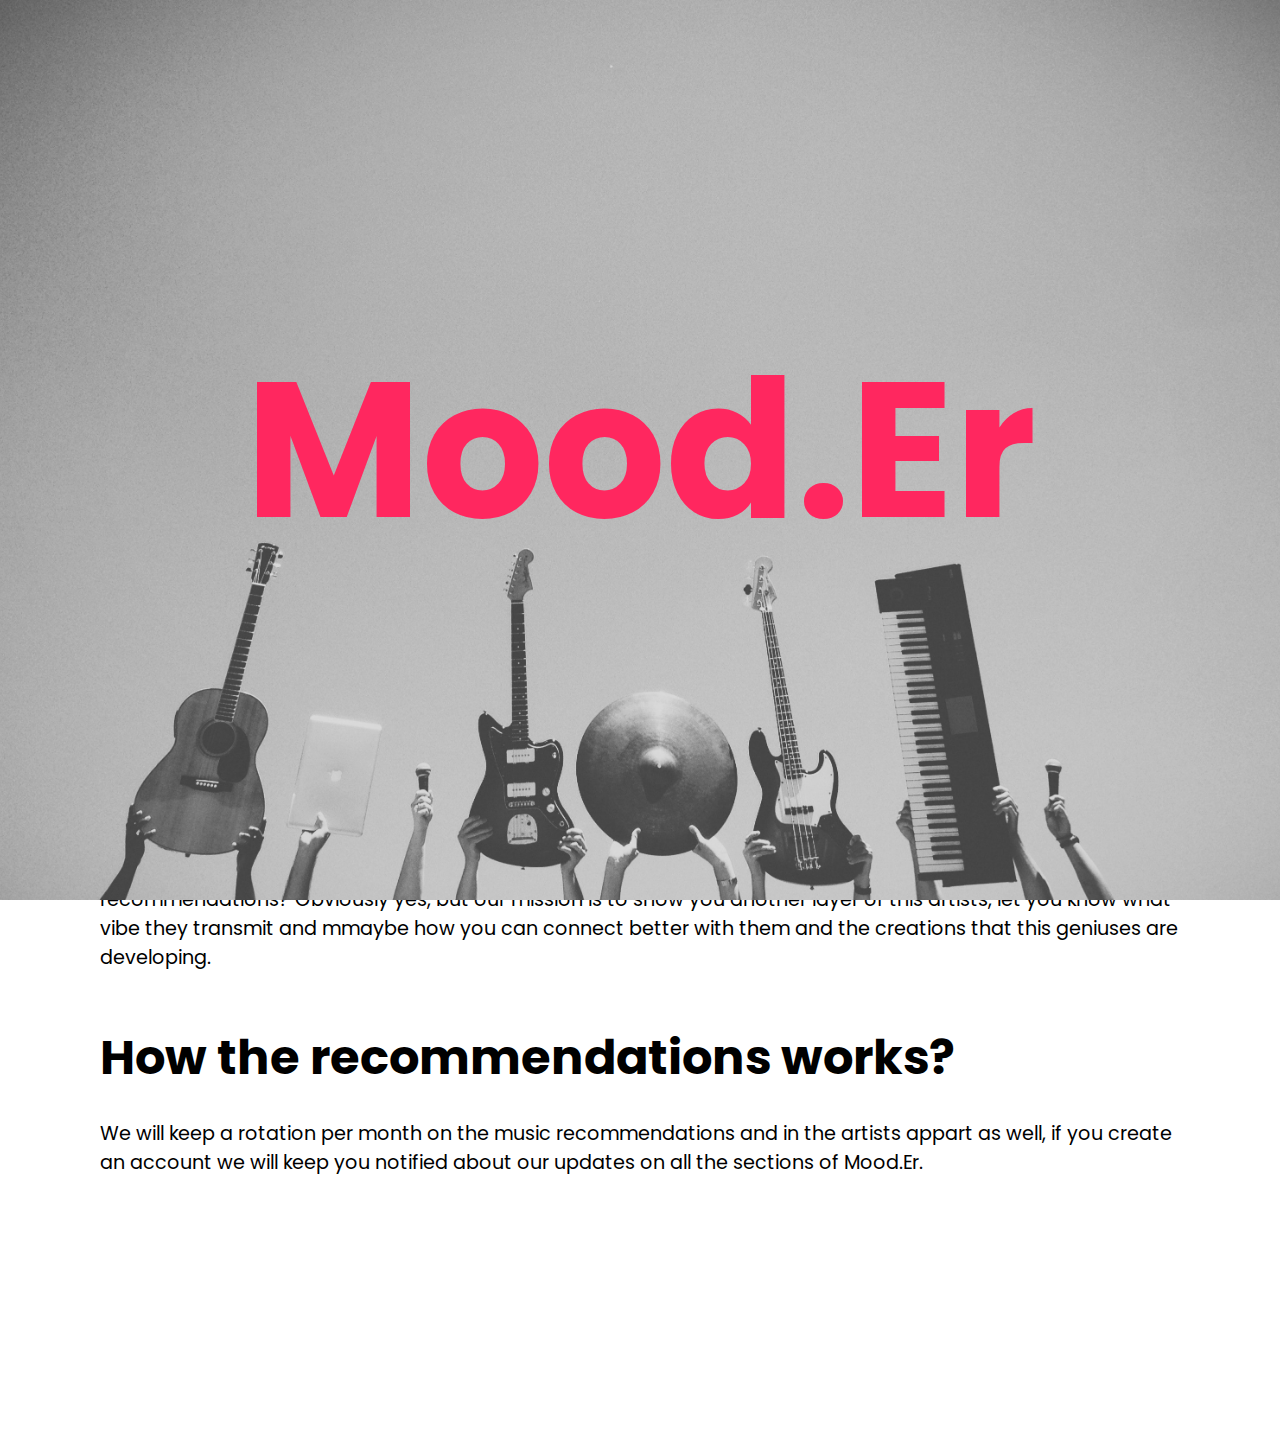
<file: index.html>
<!DOCTYPE html>
<html lang="en">

<head>
    <meta charset="UTF-8">
    <meta http-equiv="X-UA-Compatible" content="IE=edge">
    <meta name="viewport" content="width=device-width, initial-scale=1.0">
    <link rel="stylesheet" href="./css/landingnocap.css">
    <title>Mood.Er</title>
</head>

<body>
    <header>
        <img src="./images/pexels-snapwire-6966.jpg" alt="" class="banner">
        <a href="" class="logo">Mood.Er</a>
        <div class="toggle"></div>
        <nav>
            <ul>
                <li>
                    <a href="./reco.html">Mood.Er´s Recommendation</a>
                </li>
                <li>
                    <a href="./artists.html">Artists</a>
                </li>
                <li>
                    <a href="./sign.html">Sign Up</a>
                </li>
                <li>
                    <a href="./contact.html">Contact Us</a>
                </li>
            </ul>
        </nav>
    </header>
    <!--contenido-->
    <section>
        <h2>For who is Mood.Er?</h2>
        <p>If you love music and also find new things, you should keep the scrolling, we will surely give a new wave to your playlists or maybe we will introduce you to your new favorite artist or favorite group. You can start by creating an account and
            so we will know that you exist haha ​​(not kidding) go do it at the top right corner.</p><br><br>
        <h2>What you will find here?</h2><br>
        <p>We are mainly a page to increase your knowledge about the music. We will give you some songs recommendations? Obviously yes, but our mission is to show you another layer of this artists, let you know what vibe they transmit and mmaybe how you
            can connect better with them and the creations that this geniuses are developing.</p><br><br>
        <h2>How the recommendations works?</h2><br>
        <p>We will keep a rotation per month on the music recommendations and in the artists appart as well, if you create an account we will keep you notified about our updates on all the sections of Mood.Er.</p>
    </section>
    <!--contenido-->
    <script>
        window.addEventListener("scroll", function() {
            const header = document.querySelector('header');
            header.classList.toggle('sticky', window.scrollY > 0);
        });
        const navigation = document.querySelector('nav');
        document.querySelector('.toggle').onclick = function() {
            this.classList.toggle('active');
            navigation.classList.toggle('active');
        }
    </script>
</body>

</html>
</file>
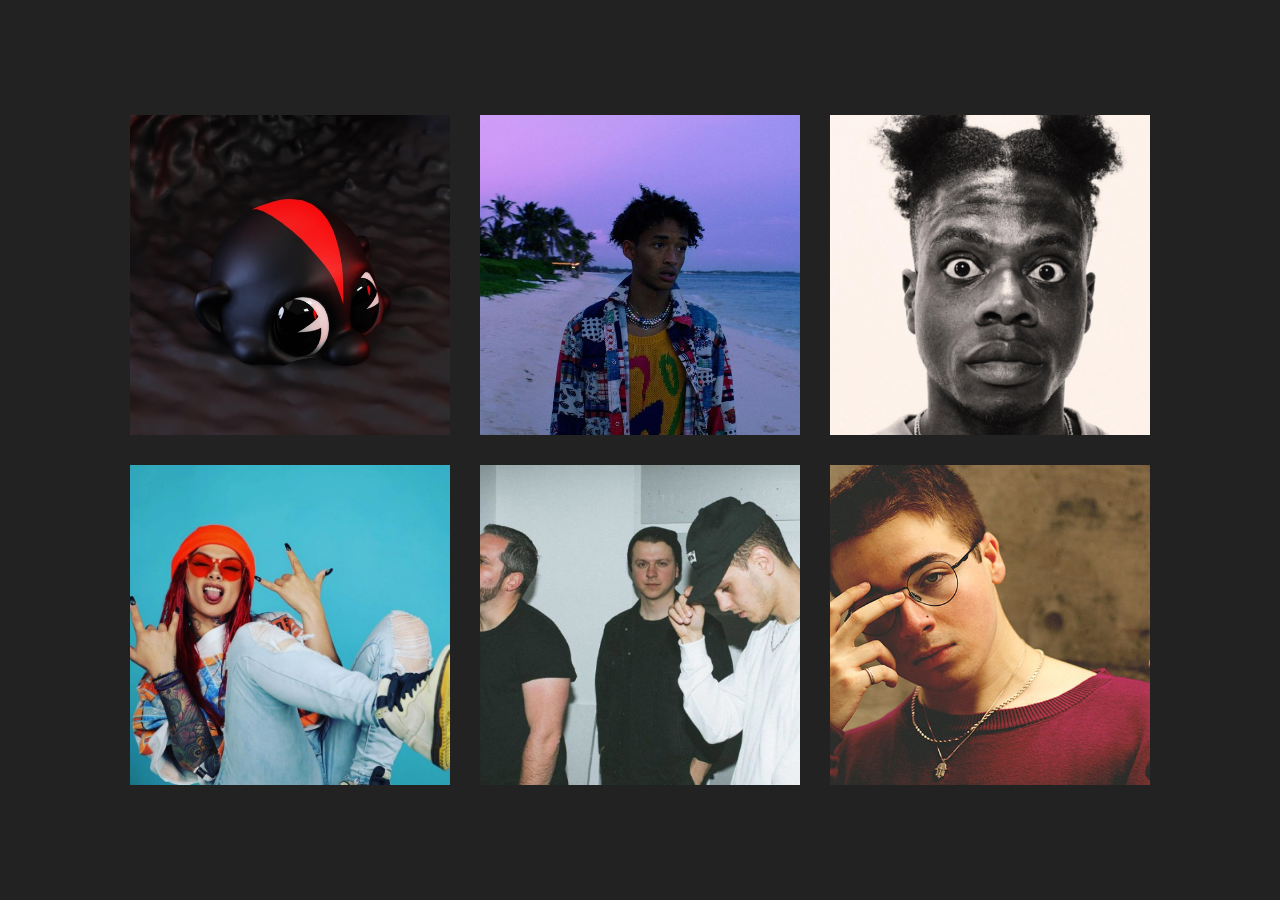
<file: artists.html>
<!DOCTYPE html>
<html lang="en">

<head>
    <meta charset="UTF-8">
    <meta http-equiv="X-UA-Compatible" content="IE=edge">
    <meta name="viewport" content="width=device-width, initial-scale=1.0">
    <title>Artists</title>
    <link rel="stylesheet" href="./css/artists.css">
</head>

<body>
    <div class="container">
        <div class="card">
            <div class="imgBx">
                <img src="./images/darkie.jpg" alt="Lil Darkie">
            </div>
            <div class="contentBx">
                <div class="content">
                    <h3>Lil Darkie</h3>
                    <p>
                        Lil darkie is a peculiar and controversial rapper so if you are somewhat sensitive we do not recommend it for you, we also warn you that his wild and loud style is somewhat addictive so if you decide to go listen to him it is under your own responsibility.</p>
                </div>
            </div>
        </div>
        <div class="card">
            <div class="imgBx">
                <img src="./images/jadenchill.jpg" alt="Jaden Smith">
            </div>
            <div class="contentBx">
                <div class="content">
                    <h3>Jaden</h3>
                    <p>
                        Did you know that the son of the super famous actor Will Smith sings? Did you know that the developer of this page would bet a lot of money that he sings very well? If you want to know if I won the bet you should go listen to one of his first-rate rap
                        albums
                    </p>
                </div>
            </div>
        </div>
        <div class="card">
            <div class="imgBx">
                <img src="./images/tobi.jpg" alt="Tobi Lou">
            </div>
            <div class="contentBx">
                <div class="content">
                    <h3>Tobi Lou</h3>
                    <p>Calm and chill vibes, a person who transmits warmth through his music although it may have flashes of different flavors. I bet you haven't heard of Tobi, but when you do, you'll be doing your Playlist a favor.</p>
                </div>
            </div>
        </div>
        <div class="card">
            <div class="imgBx">
                <img src="./images/snow.jpg" alt="Snow tha product">
            </div>
            <div class="contentBx">
                <div class="content">
                    <h3>Snow tha product</h3>
                    <p>This great rapper had an incredible boom recently, this Michocán rapper will be going smoothly threw english and spanish on his first-class lyrics. I have to Snow on loop right now on my Spotify btw.</p>
                </div>
            </div>
        </div>
        <div class="card">
            <div class="imgBx">
                <img src="./images/Landmvrks.jpg" alt="Landmvrks">
            </div>
            <div class="contentBx">
                <div class="content">
                    <h3>Landmvrks</h3>
                    <p>Pure hard rock & metal overhere, an agressive style and melodies if you enjoy the 2000´s music. This guys will give your ears a moment of pleasure (Kinda weird i know but is pretty accurate my description)</p>
                </div>
            </div>
        </div>
        <div class="card">
            <div class="imgBx">
                <img src="./images/Verzache.jpg" alt="Verzache">
            </div>
            <div class="contentBx">
                <div class="content">
                    <h3>Verzache</h3>
                    <p>Zach Farache, best known as Verzache is perfect when you´re in that lowkey depressed mood Verzache will give you that little push to let your tears go. He have some beautifuls songs, for real... They´re beautiful</p>
                </div>
            </div>
        </div>
    </div>
</body>

</html>
</file>
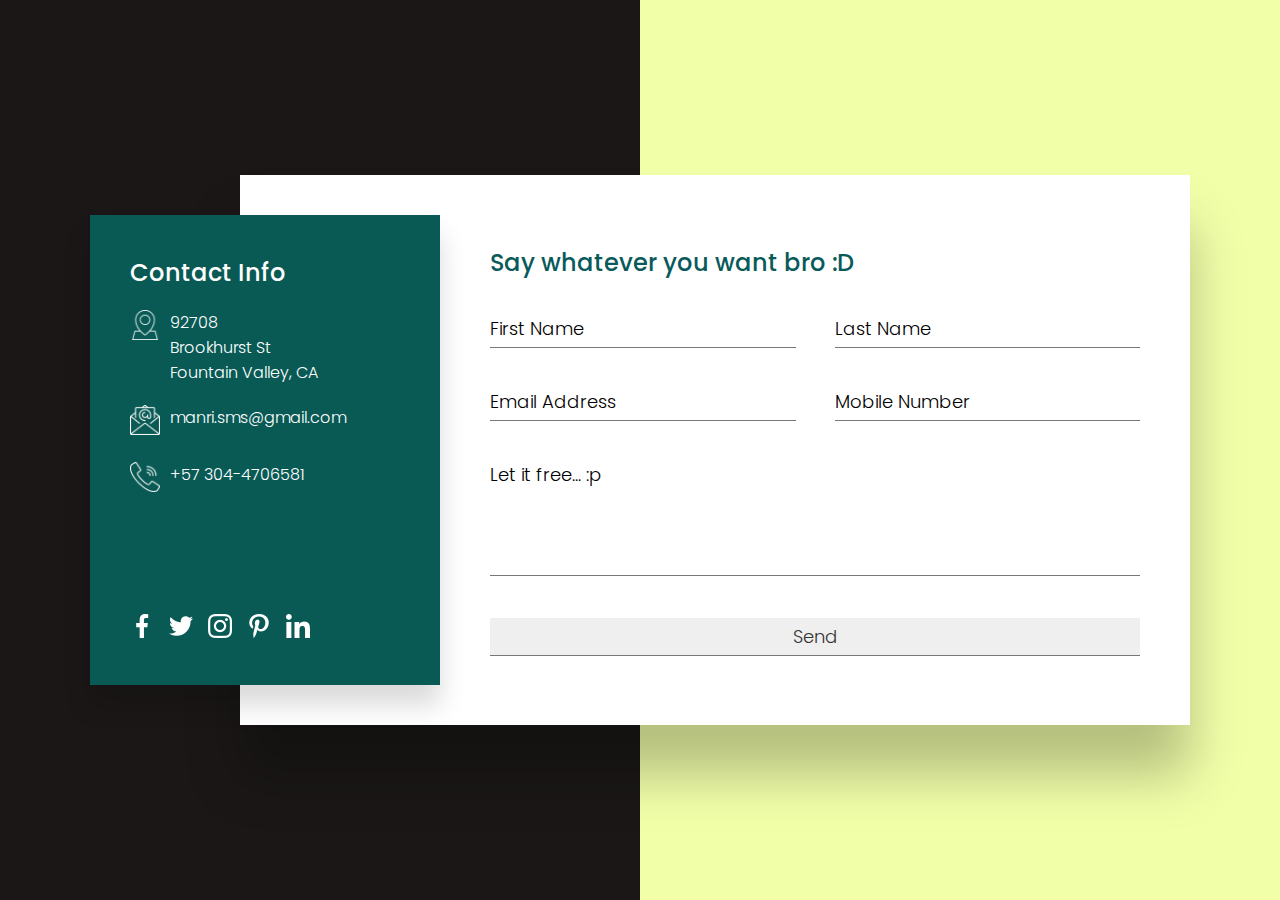
<file: contact.html>
<!DOCTYPE html>
<html lang="en">

<head>
    <meta charset="UTF-8">
    <meta http-equiv="X-UA-Compatible" content="IE=edge">
    <meta name="viewport" content="width=device-width, initial-scale=1.0">
    <title>Contact</title>
    <link rel="stylesheet" href="./css/contact.css">
</head>

<body>
    <section>
        <div class="container">
            <div class="contactInfo">
                <div>
                    <h2>Contact Info</h2>
                    <ul class="info">
                        <li>
                            <span><img src="./images/location.png" alt=""></span>
                            <span>92708<br>
                                Brookhurst St<br>
                                Fountain Valley, CA</span>
                        </li>
                        <li>
                            <span><img src="./images/mail.png" alt=""></span>
                            <span>manri.sms@gmail.com</span>
                        </li>
                        <li>
                            <span><img src="./images/call.png" alt=""></span>
                            <span>+57 304-4706581</span>
                        </li>
                    </ul>
                </div>
                <ul class="sci">
                    <li>
                        <a href="#"><img src="./images/face.png" alt=""></a>
                    </li>
                    <li>
                        <a href="#"><img src="./images/2 (1).png" alt=""></a>
                    </li>
                    <li>
                        <a href="#"><img src="./images/3.png" alt=""></a>
                    </li>
                    <li>
                        <a href="#"><img src="./images/4.png" alt=""></a>
                    </li>
                    <li>
                        <a href="#"><img src="./images/5.png" alt=""></a>
                    </li>
                </ul>
            </div>
            <div class="contactForm">
                <h2>Say whatever you want bro :D</h2>
                <div class="formBox">
                    <div class="inputBox w50">
                        <input type="text" required>
                        <span>First Name</span>
                    </div>
                    <div class="inputBox w50">
                        <input type="text" required>
                        <span>Last Name</span>
                    </div>
                    <div class="inputBox w50">
                        <input type="text" required>
                        <span>Email Address</span>
                    </div>
                    <div class="inputBox w50">
                        <input type="text" required>
                        <span>Mobile Number</span>
                    </div>
                    <div class="inputBox w100">
                        <textarea required></textarea>
                        <span>Let it free... :p</span>
                    </div>
                    <div class="inputBox w100">
                        <input type="submit" value="Send">
                    </div>
                </div>
            </div>
        </div>
    </section>

</body>

</html>
</file>
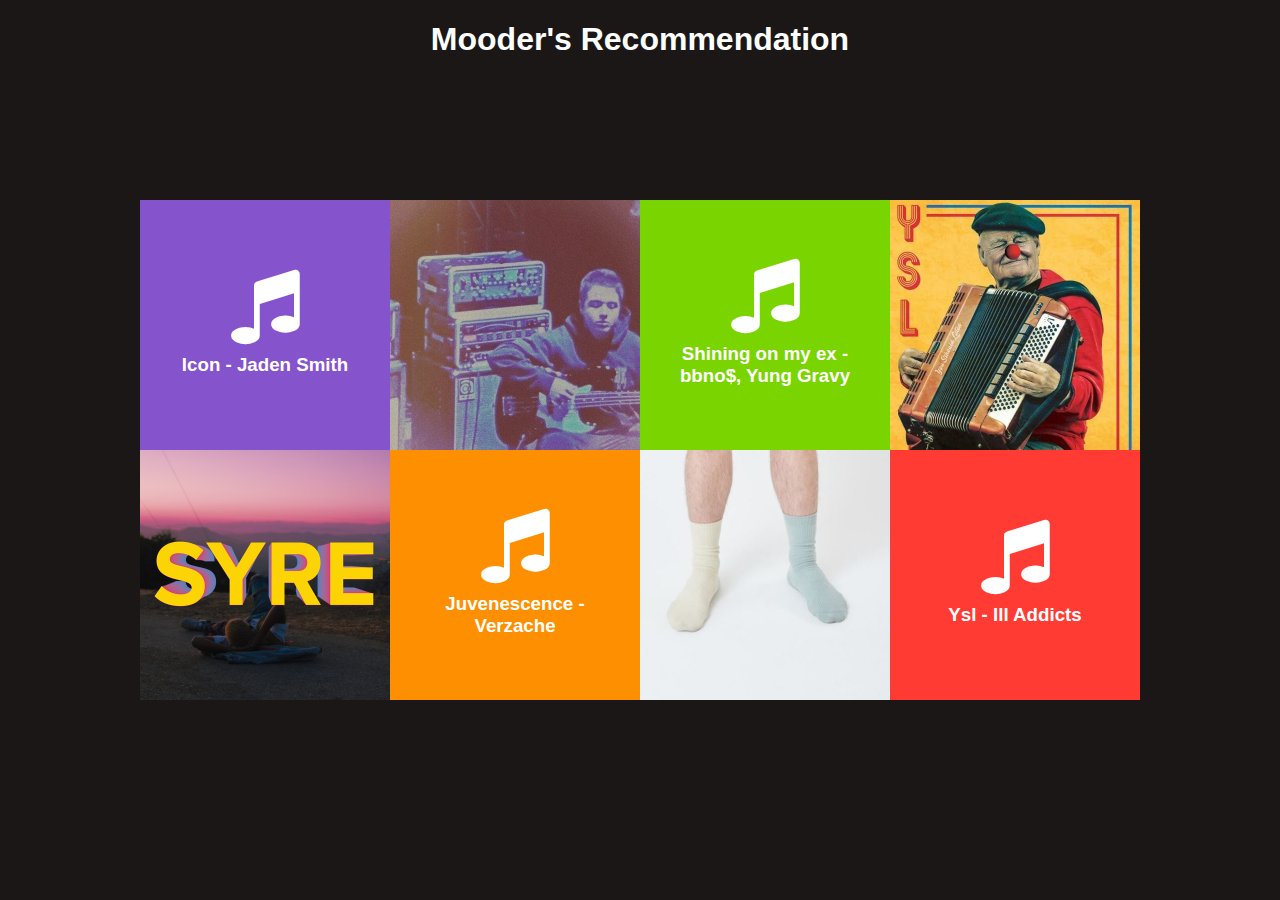
<file: reco.html>
<!DOCTYPE html>
<html>

<head>
    <title>Mood.Er´s Recommendation</title>
    <meta name="viewport" content="width=device-width, initial-scale=1.0">
    <meta name="description" content="Music recommendations for those how are looking for something new and cool">
    <meta name="keywords" content="Music, recommendations, new talents, playlist, trending.">
    <link rel="stylesheet" type="text/css" href="./css/reco.css">
    <link rel="stylesheet" href="https://stackpath.bootstrapcdn.com/font-awesome/4.7.0/css/font-awesome.min.css" integrity="sha384-wvfXpqpZZVQGK6TAh5PVlGOfQNHSoD2xbE+QkPxCAFlNEevoEH3Sl0sibVcOQVnN" crossorigin="anonymous">
</head>

<body>
    <h1> Mooder's Recommendation</h1>
    <div class="container">
        <div class="box">
            <div class="thumb">
                <img src="./images/jaden2.jpg" alt="Icon album´s photo">
            </div>
            <div class="details">
                <div class="content">
                    <i class="fa fa-music"></i>
                    <h3>Icon - Jaden Smith</h3>
                    <a href="https://www.youtube.com/watch?v=cmc8q2dcIMs">Play the Song</a>
                </div>
            </div>
        </div>
        <div class="box">
            <div class="thumb">
                <img src="./images/juve.jpg" alt="Juvenescence album´s photo">
            </div>
            <div class="details">
                <div class="content">
                    <i class="fa fa-music"></i>
                    <h3>Juvenescence - Verzache</h3>
                    <a href="https://www.youtube.com/watch?v=OWafFjiRSkE">Play the Song</a>
                </div>
            </div>
        </div>
        <div class="box">
            <div class="thumb">
                <img src="./images/shining.jpg" alt="shining on my ex album´s photo">
            </div>
            <div class="details">
                <div class="content">
                    <i class="fa fa-music"></i>
                    <h3>Shining on my ex - bbno$, Yung Gravy</h3>
                    <a href="https://www.youtube.com/watch?v=wTelhUrRiYE">Play the Song</a>
                </div>
            </div>
        </div>
        <div class="box">
            <div class="thumb">
                <img src="./images/Ysl.jpg" alt="Ysl album´s photo">
            </div>
            <div class="details">
                <div class="content">
                    <i class="fa fa-music"></i>
                    <h3>Ysl - Ill Addicts</h3>
                    <a href="https://www.youtube.com/watch?v=HqAceXV0xUc">Play the Song</a>
                </div>
            </div>
        </div>
    </div>
</body>
</file>
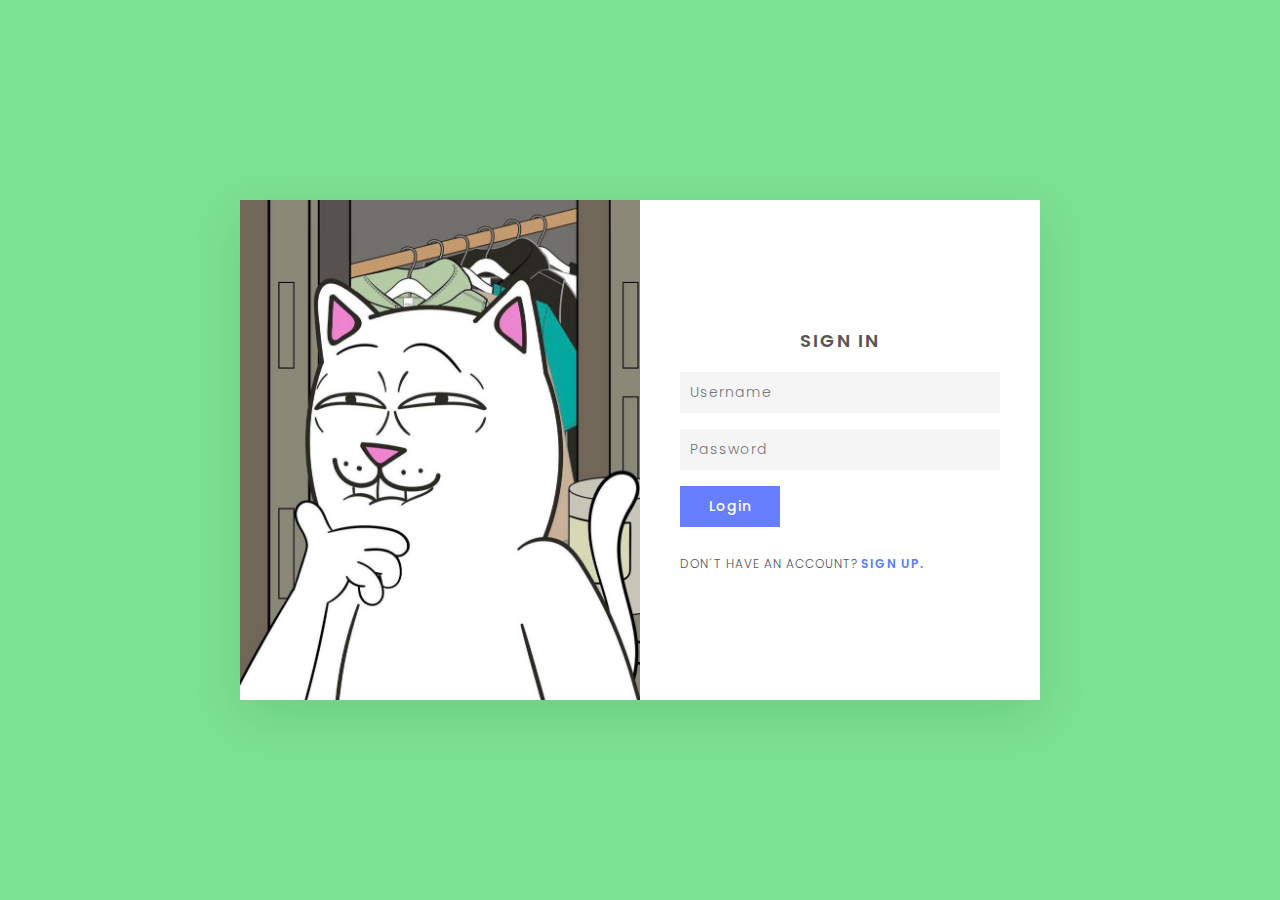
<file: sign.html>
<!DOCTYPE html>
<html lang="en">

<head>
    <meta charset="UTF-8">
    <meta http-equiv="X-UA-Compatible" content="IE=edge">
    <meta name="viewport" content="width=device-width, initial-scale=1.0">
    <title>Sign Up</title>
    <link rel="stylesheet" href="./css/sign.css">
</head>

<body>
    <section>
        <div class="container">
            <div class="user signinBx">
                <div class="imgBx"><img src="./images/sheeeesh.jpeg" alt="Unlock image"></div>
                <div class="formBx">
                    <form>
                        <h2>Sign In</h2>
                        <input type="text" placeholder="Username">
                        <input type="password" placeholder="Password">
                        <input type="submit" value="Login">
                        <p class="signup">Don´t have an account? <a href="#" onclick="toggleForm();"> Sign up.</a></p>
                    </form>
                </div>
            </div>
            <div class="user signupBx ">
                <div class="formBx ">
                    <form>
                        <h2>Create an account</h2>
                        <input type="text " placeholder="Username ">
                        <input type="password " placeholder="Email Address ">
                        <input type="password " placeholder="Create your password ">
                        <input type="password " placeholder="Confirm your password ">
                        <input type="submit " value="Sign Up ">
                        <p class="signup ">Already have an account? <a href="# " onclick="toggleForm();"> Sign in.</a>
                        </p>
                    </form>
                </div>
                <div class="imgBx "><img src="./images/Ysl.jpg" alt="Unlock image "></div>
            </div>
        </div>
    </section>
    <script>
        function toggleForm() {
            section = document.querySelector('section');
            container = document.querySelector('.container');
            container.classList.toggle('active');
            section.classList.toggle('active');
        }
    </script>
</body>

</html>
</file>
<file: css/landingnocap.css>
@import url('https://fonts.googleapis.com/css2?family=Poppins:wght@200;300;400;500;600;700;800;900&display=swap');
* {
    margin: 0;
    padding: 0;
    box-sizing: border-box;
    font-family: 'Poppins', sans-serif;
}

body {
    min-height: 1000px;
}

header {
    position: fixed;
    top: 0;
    left: 0;
    width: 100%;
    height: 100vh;
    padding: 0 100px;
    background: #000;
    display: flex;
    justify-content: flex-end;
    align-items: center;
    transition: 1s;
}

header.sticky {
    height: 80px;
}

header .banner {
    position: absolute;
    top: 0;
    left: 0;
    width: 100%;
    height: 100%;
    object-fit: cover;
    transition: 1s;
}

header.sticky .banner {
    opacity: 0.5;
}

header .logo {
    position: absolute;
    top: 50%;
    left: 50%;
    transform: translate(-50%, -50%);
    font-size: 15vw;
    color: #ff275f;
    font-weight: 700;
    transition: 1s;
    text-decoration: none;
    z-index: 1;
}

header.sticky .logo {
    position: absolute;
    font-size: 2em;
    left: 100px;
    transform: translate( 0, -50%);
}

nav {
    position: relative;
    display: flex;
    z-index: 1;
}

nav ul {
    position: relative;
    display: flex;
    transition: 0.25s;
    transform: translateX(100px);
    opacity: 0;
    visibility: hidden;
}

header.sticky nav ul {
    transform: translateX(0);
    opacity: 1;
    transition-delay: 0.75s;
    opacity: 1;
    visibility: visible;
}

nav ul {
    list-style: none;
}

nav ul li a {
    color: #fff;
    display: inline-block;
    padding: 10px 15px;
    font-size: 1.2em;
    text-decoration: none;
}

nav ul li a:hover {
    color: #ff275f;
}

section {
    margin-top: 50vh;
    padding: 100px;
}

section h2 {
    font-size: 3em;
}

section p {
    font-size: 1.2em;
}

@media(max-width: 991px) {
    section,
    header {
        padding: 40px;
    }
    section h2 {
        font-size: 2em;
    }
    header.sticky .logo {
        left: 40px;
    }
    header.sticky .banner {
        opacity: 0;
    }
    nav ul {
        display: none;
        opacity: 0;
        visibility: hidden;
    }
    nav.active ul {
        position: fixed;
        top: 80px;
        left: 0;
        width: 100%;
        height: calc(100% - 80px);
        background: #000;
        display: flex;
        justify-content: center;
        align-items: center;
        flex-direction: column;
    }
    nav ul li a {
        font-size: 1.5em;
        padding: 5px 15px;
    }
    header.sticky .toggle {
        position: fixed;
        top: 15px;
        right: 40px;
        width: 50px;
        height: 50px;
        cursor: pointer;
        background: #fff url(./menu.png);
        background-size: 30px;
        background-repeat: no-repeat;
        background-position: center;
    }
    header.sticky .toggle.active {
        background: #fff url(./close.png);
        background-size: 25px;
        background-repeat: no-repeat;
        background-position: center;
    }
}


/*world section*/
</file>
<file: css/artists.css>
@import url('https://fonts.googleapis.com/css2?family=Poppins:wght@300;400;500;600;700;800;900&display=swap');
* {
    margin: 0;
    padding: 0;
    box-sizing: border-box;
    font-family: 'Poppins', sans-serif;
}

body {
    display: flex;
    justify-content: center;
    align-items: center;
    min-height: 100vh;
    background: #222;
}

.container {
    position: relative;
    display: flex;
    justify-content: center;
    align-items: center;
    flex-wrap: wrap;
    max-width: 1100px;
}

.container .card {
    position: relative;
    width: 320px;
    height: 320px;
    margin: 15px;
    overflow: hidden;
}

.container .card .imgBx,
.container .card .contentBx {
    position: absolute;
    top: 0;
    left: 0;
    width: 100%;
    height: 100%;
}

.container .card .imgBx img {
    position: absolute;
    top: 0;
    left: 0;
    width: 100%;
    height: 100%;
    object-fit: cover;
}

.container .card .contentBx::before {
    content: '';
    position: absolute;
    top: 0;
    left: 0;
    width: 100%;
    height: 100%;
    background: #fff;
    transform: scaleX(0);
    transition: transform 0.5s ease-in-out;
    transform-origin: right;
    transition-delay: 0.5s;
}

.container .card:hover .contentBx::before {
    transform: scaleX(1);
    transition: transform 0.5s ease-in-out;
    transform-origin: left;
    transition-delay: 0s;
}

.container .card .contentBx {
    display: flex;
    justify-content: center;
    align-items: center;
}

.container .card .contentBx .content {
    position: relative;
    padding: 30px;
    z-index: 1;
    transition: 0.5s;
    transform: translateX(-300px);
    transition-delay: 0s;
}

.container .card:hover .contentBx .content {
    transform: translateX(0px);
    transition-delay: 0.5s;
}

.container .card .contentBx .content h3 {
    font-size: 1.3em;
    text-transform: uppercase;
    letter-spacing: 1px;
}

.container .card .contentBx .content p {
    font-size: 1em;
    line-height: 1.4em;
    font-weight: 300;
}
</file>
<file: css/contact.css>
@import url('https://fonts.googleapis.com/css2?family=Poppins:wght@200;300;400;500;600;700;800;900&display=swap');
* {
    margin: 0;
    padding: 0;
    box-sizing: border-box;
    font-family: 'Poppins', sans-serif;
}

section {
    display: flex;
    justify-content: center;
    align-items: center;
    min-height: 100vh;
    background: #F2FFA9;
}

section::before {
    content: '';
    position: absolute;
    top: 0;
    left: 0;
    width: 50%;
    height: 100%;
    background: #1b1717;
}

.container {
    position: relative;
    min-width: 1100px;
    min-height: 550px;
    display: flex;
    z-index: 1000;
}

.container .contactInfo {
    position: absolute;
    top: 40px;
    width: 350px;
    height: calc(100% - 80px);
    background: #095a55;
    z-index: 1;
    padding: 40px;
    display: flex;
    justify-content: center;
    flex-direction: column;
    justify-content: space-between;
    box-shadow: 0 20px 25px rgba(0, 0, 0, 0.15);
}

.container .contactInfo h2 {
    color: #fff;
    font-size: 24px;
    font-weight: 500;
}

.container .contactInfo ul.info {
    position: relative;
    margin: 20px 0;
}

.container .contactInfo ul.info li {
    position: relative;
    list-style: none;
    display: flex;
    margin: 20px 0;
    cursor: pointer;
    align-items: flex-start;
}

.container .contactInfo ul.info li span:nth-child(1) {
    width: 30px;
    min-width: 30px;
}

.container .contactInfo ul.info li span:nth-child(1) img {
    max-width: 100%;
    filter: invert(1);
}

.container .contactInfo ul.info li span:nth-child(2) {
    color: #fff;
    margin-left: 10px;
    font-weight: 300;
}

.container .contactInfo ul.sci {
    position: relative;
    display: flex;
}

.container .contactInfo ul.sci li {
    list-style: none;
    margin-right: 15px;
}

.container .contactInfo ul.sci li a {
    text-decoration: none;
}

.container .contactInfo ul.sci li a img {
    filter: invert(1);
}

.container .contactForm {
    position: absolute;
    padding: 70px 50px;
    padding-left: 250px;
    margin-left: 150px;
    width: calc(100% - 150px);
    height: 100%;
    background: #fff;
    box-shadow: 0 50px 50px rgba(0, 0, 0, 0.25);
}

.container .contactForm h2 {
    color: #095a5a;
    font-size: 24px;
    font-weight: 500;
}

.container .contactForm .formBox {
    position: relative;
    display: flex;
    justify-content: space-between;
    flex-wrap: wrap;
    padding-top: 30px;
}

.container .contactForm .formBox .inputBox {
    position: relative;
    margin-bottom: 35px;
}

.container .contactForm .formBox .inputBox.w50 {
    width: 47%;
}

.container .contactForm .formBox .inputBox.w100 {
    width: 100%;
}

.container .contactForm .formBox .inputBox input,
.container .contactForm .formBox .inputBox textarea {
    width: 100%;
    resize: none;
    padding: 5px 0;
    font-size: 18px;
    font-weight: 300;
    color: #333;
    border: none;
    outline: none;
    border-bottom: 1px solid #777;
}

.container .contactForm .formBox .inputBox textarea {
    height: 120px;
}

.container .contactForm .formBox .inputBox span {
    position: absolute;
    left: 0;
    padding: 5px 0;
    pointer-events: none;
    font-size: 18px;
    font-weight: 300;
    transition: 0.3s;
}

.container .contactForm .formBox .inputBox input:focus~span,
.container .contactForm .formBox .inputBox input:valid~span,
.container .contactForm .formBox .inputBox textarea:focus~span,
.container .contactForm .formBox .inputBox textarea:valid~span {
    transform: translateY(-20px);
    font-size: 12px;
    font-weight: 400;
    letter-spacing: 1px;
    color: #095a55;
    font-weight: 500;
}

.container .contactForm .formBox .inputBox input [type="submit"] {
    position: relative;
    cursor: pointer;
    background: #095a55;
    color: #fff;
    border: none;
    max-width: 150px;
    padding: 12px;
}

.container .contactForm .formBox .inputBox input [type="submit"]:hover {
    background: #0d948b;
}

@media (max-width: 1200px) {
    .container {
        width: 90%;
        min-width: auto;
        margin: 20px;
        box-shadow: 0 20px 50px rgba(0, 0, 0, 0.2);
    }
    .container .contactInfo {
        top: 0;
        height: 550px;
        position: relative;
        box-shadow: none;
    }
    .container .contactForm {
        position: relative;
        width: calc(100% - 350px);
        padding-left: 0;
        margin-left: 0;
        padding: 40px;
        height: 550px;
        box-shadow: none;
    }
}

@media (max-width: 991px) {
    section {
        background: #1b1717;
    }
    section::before {
        display: none;
    }
    .container {
        display: flex;
        flex-direction: column-reverse;
    }
    .container .contactForm {
        width: 100%;
        height: auto;
        flex-direction: row;
    }
    .container .contactInfo {
        width: 100%;
        height: auto;
        flex-direction: row;
    }
    .container .contactInfo ul.sci {
        position: relative;
        display: flex;
        justify-content: center;
        align-items: center;
    }
}

@media (max-width: 600px) {
    .container .contactForm {
        padding: 25px;
    }
    .container .contactInfo {
        padding: 25px;
        flex-direction: column;
        align-items: flex-start;
    }
    .container .contactInfo ul.sci {
        margin-top: 40px;
    }
    .container .contactForm .formBox .inputBox.w50 {
        width: 100%;
    }
}
</file>
<file: css/reco.css>
body {
    margin: 0;
    padding: 0;
    font-family: sans-serif;
    background: #1b1717;
}

h1 {
    color: #fff;
    text-align: center;
    background-color: #1b1717;
}

.container {
    position: absolute;
    top: 50%;
    left: 50%;
    transform: translate(-50%, -50%);
    width: 1000px;
    height: 500px;
    display: flex;
}

.container .box {
    position: relative;
    width: 250px;
    height: 500px;
    background: #ccc;
    transition: 0.5s;
}

.container .box:hover {
    transform: scale(1.1);
    z-index: 1;
    box-shadow: 0 5px 20px rgba(0, 0, 0, 1);
}

.container .box .thumb {
    position: absolute;
    width: 100%;
    height: 250px;
    overflow: hidden;
}

.container .box:nth-child(odd) .thumb {
    bottom: 0;
    left: 0;
}

.container .box .thumb img {
    width: 100%;
}

.container .box .details {
    position: absolute;
    width: 100%;
    height: 250px;
    overflow: hidden;
    background: #262626;
}

.container .box:nth-child(even) .details {
    bottom: 0;
    left: 0;
}

.container .box:nth-child(1) .details {
    background: #8553cb;
}

.container .box:nth-child(2) .details {
    background: #fe8f01;
}

.container .box:nth-child(3) .details {
    background: #79d400;
}

.container .box:nth-child(4) .details {
    background: #ff3b34;
}

.container .box .details .content {
    position: absolute;
    top: calc(50% + 16px);
    transform: translateY(-50%);
    width: 100%;
    padding: 20px;
    box-sizing: border-box;
    text-align: center;
    transition: 0.5s;
}

.container .box:hover .details .content {
    top: calc(50%)
}

.container .box .details .content .fa {
    font-size: 80px;
    color: #fff;
}

.container .box .details .content h3 {
    margin: 0;
    padding: 0;
    padding: 10px 0;
    color: #fff;
}

.container .box .details .content a {
    display: inline-block;
    padding: 5px 20px;
    color: #fff;
    border: 2px solid #fff;
    text-decoration: none;
    transition: 0.5s;
    border-radius: 20px;
    transform: scale(0);
}

.container .box:hover .details .content a {
    transform: scale(1);
}

.container .box .details .content a:hover {
    background: #fff;
    color: #262626
}

@media (max-width: 1000px) {
    .container {
        width: 100%;
        height: auto;
        padding: 20px;
        box-sizing: border-box;
    }
    .container .box {
        height: 250px;
    }
    .container .box .thumb {
        display: none;
    }
    @media (max-width: 768px) {
        .container {
            display: initial;
        }
        .container .box {
            width: 50%;
            height: 250px;
            float: left;
        }
    }
    @media (max-width: 480px) {
        .container {
            top: 0;
            left: 0;
            transform: translate(0);
        }
        .container .box {
            width: 100%;
            height: 250px;
            float: left;
        }
    }
}
</file>
<file: css/sign.css>
@import url('https://fonts.googleapis.com/css2?family=Poppins:wght@200;300;400;500;600;700;800;900&display=swap');
* {
    margin: 0;
    padding: 0;
    box-sizing: border-box;
    font-family: 'Poppins', sans-serif;
}

section {
    position: relative;
    min-height: 100vh;
    background: #7be291;
    display: flex;
    justify-content: center;
    align-items: center;
    padding: 20px;
    transition: 0.5s;
}

section.active {
    background: #242725;
}

section .container {
    position: relative;
    width: 800px;
    height: 500px;
    background: #fff;
    box-shadow: 0 15px 50px rgba(0, 0, 0, 0.1);
    overflow: hidden;
}

section .container .user {
    position: absolute;
    top: 0;
    left: 0;
    width: 100%;
    height: 100%;
    display: flex;
}

section .container .user .imgBx {
    position: relative;
    width: 50%;
    height: 100%;
    transition: 0.5;
}

section .container .user .imgBx img {
    position: absolute;
    top: 0;
    left: 0;
    width: 100%;
    height: 100%;
    object-fit: cover;
}

section .container .user .formBx {
    position: relative;
    width: 50%;
    height: 100%;
    background: #fff;
    display: flex;
    justify-content: center;
    align-items: center;
    padding: 40px;
    transition: 0.5s;
}

section .container .user .formBx h2 {
    font-size: 18px;
    font-weight: 600;
    text-transform: uppercase;
    letter-spacing: 2px;
    text-align: center;
    width: 100%;
    margin-bottom: 10px;
    color: #555;
}

section .container .user .formBx input {
    width: 100%;
    padding: 10px;
    background: #f5f5f5;
    color: #333;
    border: none;
    outline: none;
    box-shadow: none;
    font-size: 14px;
    margin: 8px 0;
    letter-spacing: 1px;
    font-weight: 300;
}

section .container .user .formBx input[type="submit"] {
    max-width: 100px;
    background: #677eff;
    color: #fff;
    cursor: pointer;
    font-size: 14px;
    font-weight: 500;
    letter-spacing: 1px;
    transition: 0.5s;
}

section .container .user.signupBx .formBx input[type="submit"] {
    background: #e73e49;
}

section .container .user .formBx .signup {
    position: relative;
    margin-top: 20px;
    font-size: 12px;
    letter-spacing: 1px;
    color: #555;
    text-transform: uppercase;
    font-weight: 300;
}

section .container .user .formBx .signup a {
    font-weight: 600;
    text-decoration: none;
    color: #577eff;
}

section .container .signupBx {
    pointer-events: none;
}

section .container.active .signupBx {
    pointer-events: initial;
}

section .container .signupBx .formBx {
    top: 100%;
}

section .container.active .signupBx .formBx {
    top: 0;
}

section .container .signupBx .imgBx {
    top: -100%;
    transition: 0.5s;
}

section .container.active .signupBx .imgBx {
    top: 0;
}

section .container .signinBx {
    top: 0;
}

section .container.active .signinBx .formBx {
    top: 100%;
}

section .container .signinBx .imgBx {
    top: 0;
    transition: 0.5s;
}

section .container.active .signinBx .imgBx {
    top: -100%;
}
</file>
